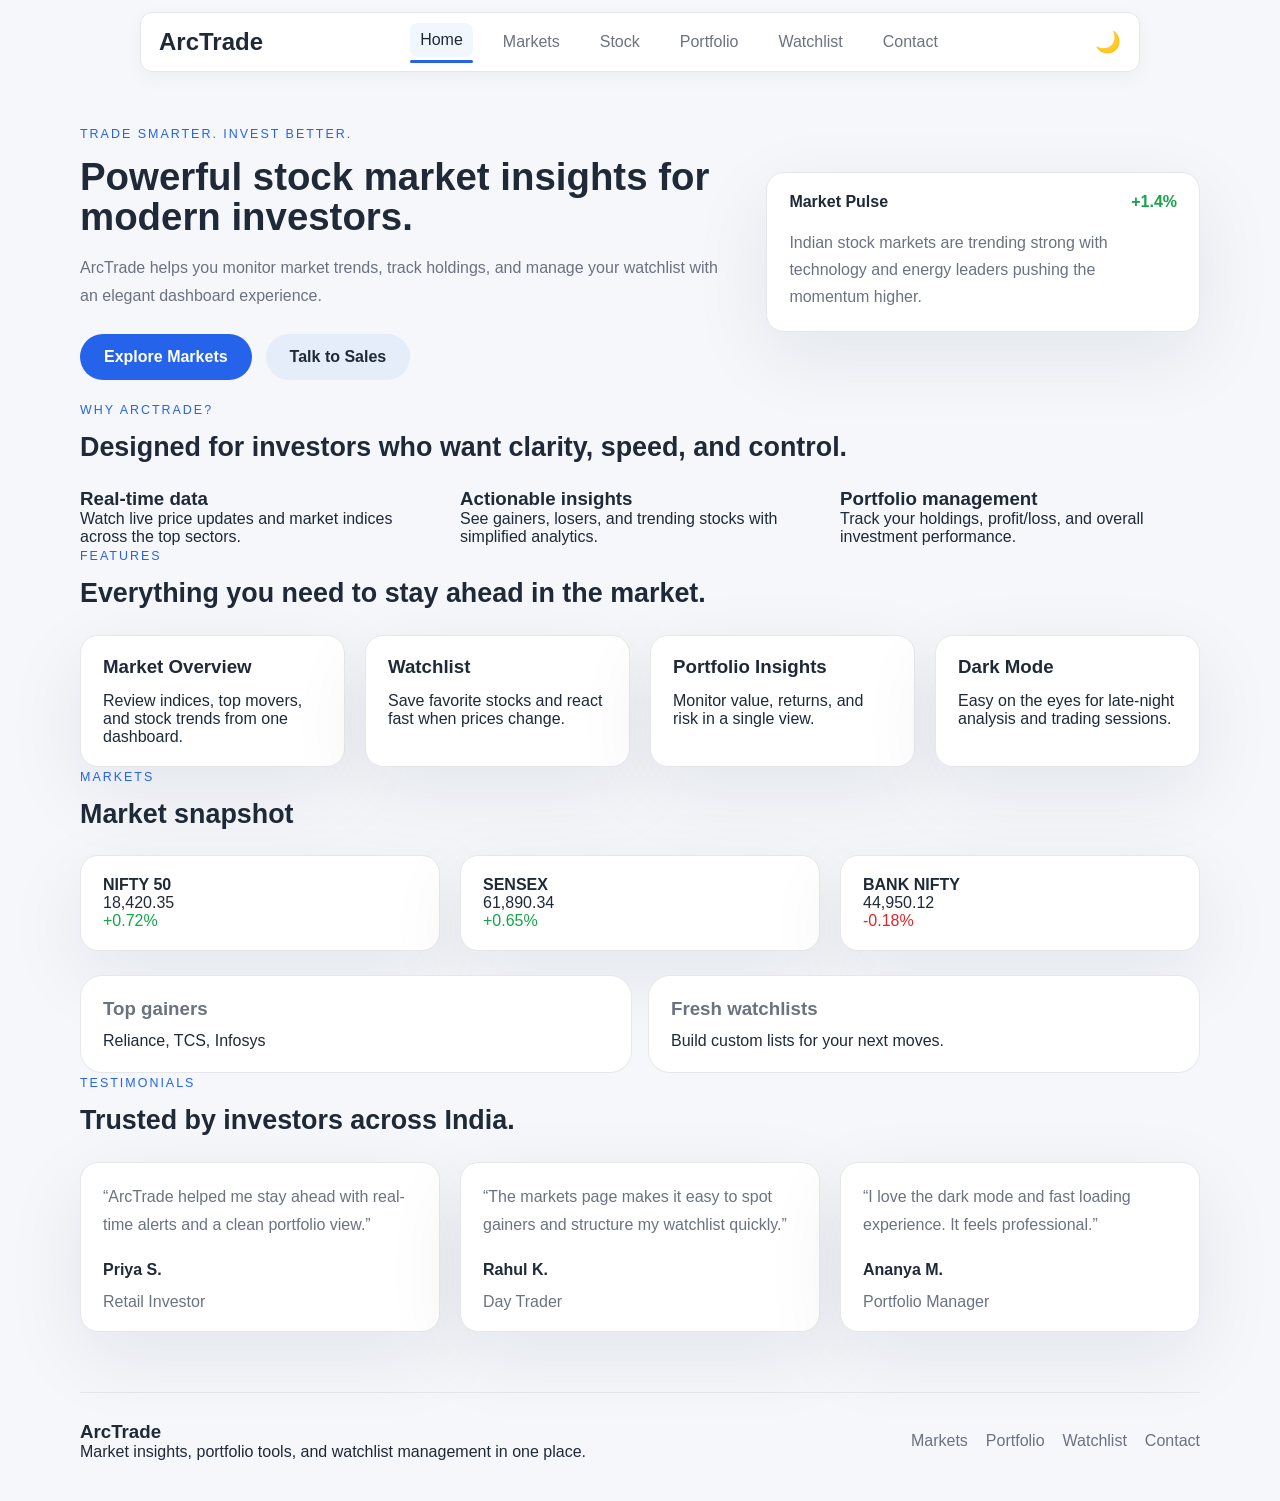
<file: index.html>
<!DOCTYPE html>
<html lang="en">
<head>
  <meta charset="UTF-8">
  <meta name="viewport" content="width=device-width, initial-scale=1.0">
  <title>ArcTrade | Home</title>
  <link rel="stylesheet" href="css/style.css">
  <link rel="stylesheet" href="css/responsive.css">
</head>
<body>
  <header class="navbar">
    <div class="brand"><a href="index.html">ArcTrade</a></div>
    <button class="nav-toggle" id="nav-toggle" aria-label="Toggle navigation">☰</button>
    <nav class="nav-menu" id="nav-menu">
      <a href="index.html">Home</a>
      <a href="markets.html">Markets</a>
      <a href="stock.html">Stock</a>
      <a href="portfolio.html">Portfolio</a>
      <a href="watchlist.html">Watchlist</a>
      <a href="contact.html">Contact</a>
    </nav>
    <button class="theme-toggle" id="theme-btn">🌙</button>
  </header>

  <main>
    <section class="hero-section home-hero">
      <div class="hero-copy">
        <span class="eyebrow">Trade smarter. Invest better.</span>
        <h1>Powerful stock market insights for modern investors.</h1>
        <p>ArcTrade helps you monitor market trends, track holdings, and manage your watchlist with an elegant dashboard experience.</p>
        <div class="hero-actions">
          <a class="btn btn-primary" href="markets.html">Explore Markets</a>
          <a class="btn btn-secondary" href="contact.html">Talk to Sales</a>
        </div>
      </div>
      <div class="hero-visual">
        <div class="market-card">
          <div class="market-card__header">
            <span>Market Pulse</span>
            <span class="status up">+1.4%</span>
          </div>
          <div class="market-card__body">
            <p>Indian stock markets are trending strong with technology and energy leaders pushing the momentum higher.</p>
          </div>
        </div>
      </div>
    </section>

    <section class="intro-section">
      <div class="section-heading">
        <span class="eyebrow">Why ArcTrade?</span>
        <h2>Designed for investors who want clarity, speed, and control.</h2>
      </div>
      <div class="info-grid">
        <div class="info-card">
          <h3>Real-time data</h3>
          <p>Watch live price updates and market indices across the top sectors.</p>
        </div>
        <div class="info-card">
          <h3>Actionable insights</h3>
          <p>See gainers, losers, and trending stocks with simplified analytics.</p>
        </div>
        <div class="info-card">
          <h3>Portfolio management</h3>
          <p>Track your holdings, profit/loss, and overall investment performance.</p>
        </div>
      </div>
    </section>

    <section class="features-section">
      <div class="section-heading">
        <span class="eyebrow">Features</span>
        <h2>Everything you need to stay ahead in the market.</h2>
      </div>
      <div class="feature-grid">
        <article class="feature-card">
          <h3>Market Overview</h3>
          <p>Review indices, top movers, and stock trends from one dashboard.</p>
        </article>
        <article class="feature-card">
          <h3>Watchlist</h3>
          <p>Save favorite stocks and react fast when prices change.</p>
        </article>
        <article class="feature-card">
          <h3>Portfolio Insights</h3>
          <p>Monitor value, returns, and risk in a single view.</p>
        </article>
        <article class="feature-card">
          <h3>Dark Mode</h3>
          <p>Easy on the eyes for late-night analysis and trading sessions.</p>
        </article>
      </div>
    </section>

    <section class="market-overview-section">
      <div class="section-heading">
        <span class="eyebrow">Markets</span>
        <h2>Market snapshot</h2>
      </div>
      <div class="index-grid">
        <div class="index-card">
          <h4>NIFTY 50</h4>
          <p class="value">18,420.35</p>
          <p class="change up">+0.72%</p>
        </div>
        <div class="index-card">
          <h4>SENSEX</h4>
          <p class="value">61,890.34</p>
          <p class="change up">+0.65%</p>
        </div>
        <div class="index-card">
          <h4>BANK NIFTY</h4>
          <p class="value">44,950.12</p>
          <p class="change down">-0.18%</p>
        </div>
      </div>
      <div class="market-summary">
        <div>
          <h3>Top gainers</h3>
          <p>Reliance, TCS, Infosys</p>
        </div>
        <div>
          <h3>Fresh watchlists</h3>
          <p>Build custom lists for your next moves.</p>
        </div>
      </div>
    </section>

    <section class="testimonials-section">
      <div class="section-heading">
        <span class="eyebrow">Testimonials</span>
        <h2>Trusted by investors across India.</h2>
      </div>
      <div class="testimonial-grid">
        <article class="testimonial-card">
          <p>“ArcTrade helped me stay ahead with real-time alerts and a clean portfolio view.”</p>
          <h4>Priya S.</h4>
          <span>Retail Investor</span>
        </article>
        <article class="testimonial-card">
          <p>“The markets page makes it easy to spot gainers and structure my watchlist quickly.”</p>
          <h4>Rahul K.</h4>
          <span>Day Trader</span>
        </article>
        <article class="testimonial-card">
          <p>“I love the dark mode and fast loading experience. It feels professional.”</p>
          <h4>Ananya M.</h4>
          <span>Portfolio Manager</span>
        </article>
      </div>
    </section>
  </main>

  <footer class="site-footer">
    <div>
      <h3>ArcTrade</h3>
      <p>Market insights, portfolio tools, and watchlist management in one place.</p>
    </div>
    <div class="footer-links">
      <a href="markets.html">Markets</a>
      <a href="portfolio.html">Portfolio</a>
      <a href="watchlist.html">Watchlist</a>
      <a href="contact.html">Contact</a>
    </div>
  </footer>

  <script src="js/theme.js"></script>
  <script src="js/app.js"></script>
</body>
</html>
</file>
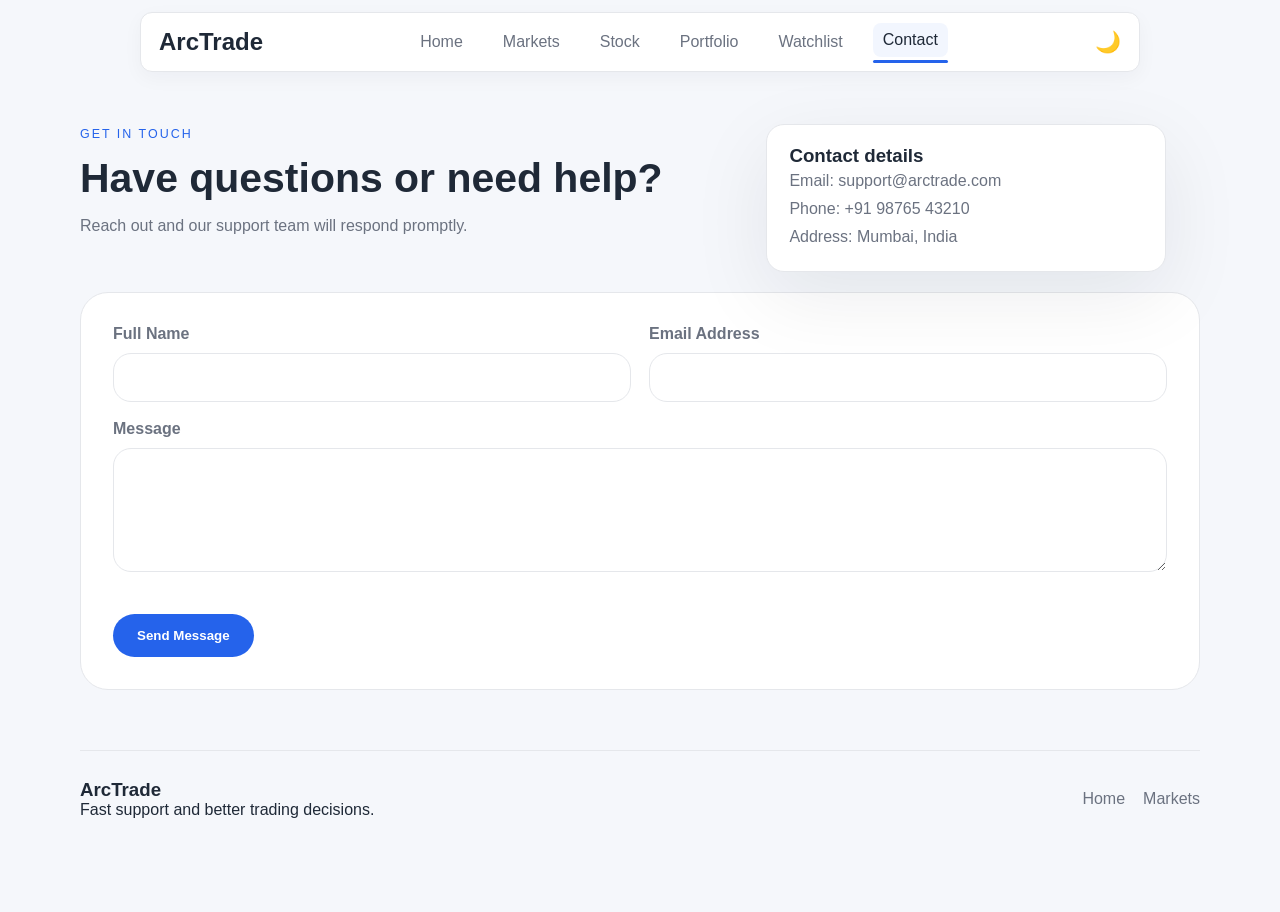
<file: contact.html>
<!DOCTYPE html>
<html lang="en">
<head>
  <meta charset="UTF-8">
  <meta name="viewport" content="width=device-width, initial-scale=1.0">
  <title>ArcTrade | Contact</title>
  <link rel="stylesheet" href="css/style.css">
  <link rel="stylesheet" href="css/responsive.css">
</head>
<body>
  <header class="navbar">
    <div class="brand"><a href="index.html">ArcTrade</a></div>
    <button class="nav-toggle" id="nav-toggle" aria-label="Toggle navigation">☰</button>
    <nav class="nav-menu" id="nav-menu">
      <a href="index.html">Home</a>
      <a href="markets.html">Markets</a>
      <a href="stock.html">Stock</a>
      <a href="portfolio.html">Portfolio</a>
      <a href="watchlist.html">Watchlist</a>
      <a href="contact.html">Contact</a>
    </nav>
    <button class="theme-toggle" id="theme-btn">🌙</button>
  </header>

  <main>
    <section class="contact-hero">
      <div>
        <span class="eyebrow">Get in Touch</span>
        <h1>Have questions or need help?</h1>
        <p>Reach out and our support team will respond promptly.</p>
      </div>
      <div class="contact-card">
        <div>
          <h3>Contact details</h3>
          <p>Email: support@arctrade.com</p>
          <p>Phone: +91 98765 43210</p>
          <p>Address: Mumbai, India</p>
        </div>
      </div>
    </section>

    <section class="contact-form-section">
      <form class="contact-form" id="contact-form" novalidate>
        <div class="form-row">
          <label>Full Name<input type="text" id="contact-name" name="name" required></label>
          <label>Email Address<input type="email" id="contact-email" name="email" required></label>
        </div>
        <label>Message<textarea id="contact-message" name="message" rows="6" required></textarea></label>
        <div class="form-actions">
          <button class="btn btn-primary" type="submit">Send Message</button>
          <span class="form-status" id="form-status"></span>
        </div>
      </form>
    </section>
  </main>

  <footer class="site-footer">
    <div><h3>ArcTrade</h3><p>Fast support and better trading decisions.</p></div>
    <div class="footer-links"><a href="index.html">Home</a><a href="markets.html">Markets</a></div>
  </footer>

  <script src="js/theme.js"></script>
  <script src="js/app.js"></script>
</body>
</html>
</file>
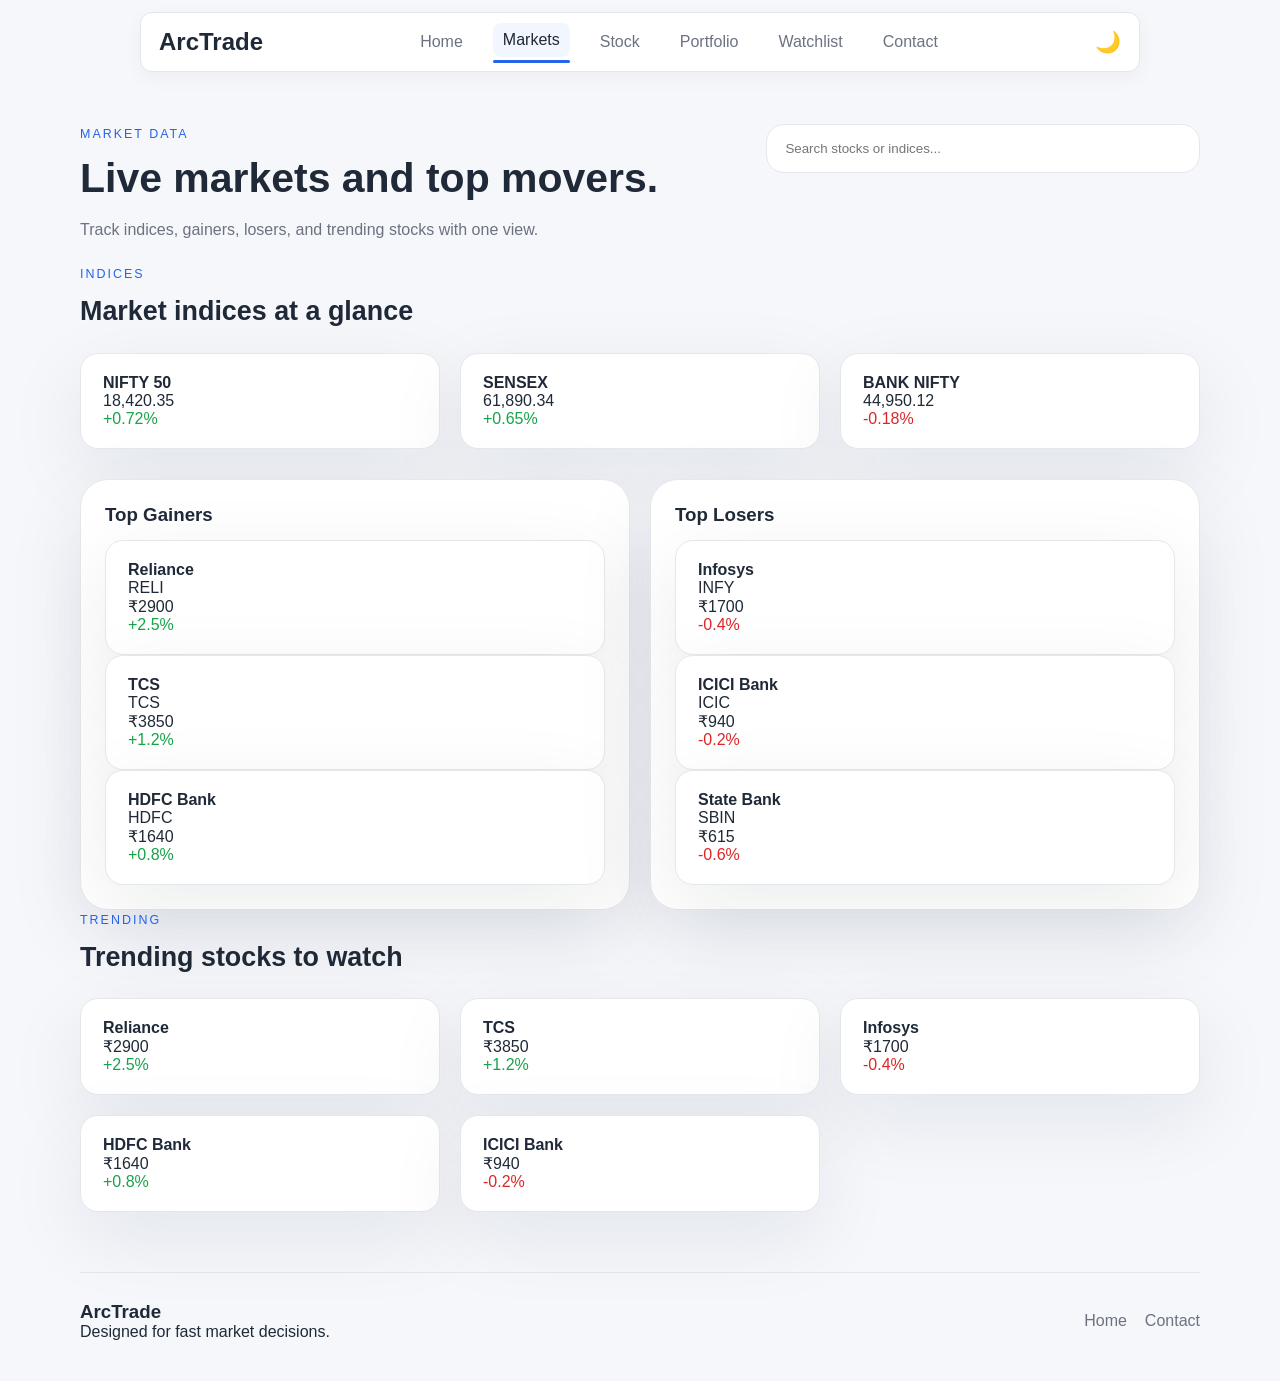
<file: markets.html>
<!DOCTYPE html>
<html lang="en">
<head>
  <meta charset="UTF-8">
  <meta name="viewport" content="width=device-width, initial-scale=1.0">
  <title>ArcTrade | Markets</title>
  <link rel="stylesheet" href="css/style.css">
  <link rel="stylesheet" href="css/responsive.css">
</head>
<body>
  <header class="navbar">
    <div class="brand"><a href="index.html">ArcTrade</a></div>
    <button class="nav-toggle" id="nav-toggle" aria-label="Toggle navigation">☰</button>
    <nav class="nav-menu" id="nav-menu">
      <a href="index.html">Home</a>
      <a href="markets.html">Markets</a>
      <a href="stock.html">Stock</a>
      <a href="portfolio.html">Portfolio</a>
      <a href="watchlist.html">Watchlist</a>
      <a href="contact.html">Contact</a>
    </nav>
    <button class="theme-toggle" id="theme-btn">🌙</button>
  </header>

  <main>
    <section class="page-intro">
      <div>
        <span class="eyebrow">Market Data</span>
        <h1>Live markets and top movers.</h1>
        <p>Track indices, gainers, losers, and trending stocks with one view.</p>
      </div>
      <div class="search-bar">
        <input type="search" id="market-search" placeholder="Search stocks or indices...">
      </div>
    </section>

    <section class="index-cards-section">
      <div class="section-heading">
        <span class="eyebrow">Indices</span>
        <h2>Market indices at a glance</h2>
      </div>
      <div class="index-grid">
        <div class="index-card">
          <h4>NIFTY 50</h4>
          <p class="value">18,420.35</p>
          <p class="change up">+0.72%</p>
        </div>
        <div class="index-card">
          <h4>SENSEX</h4>
          <p class="value">61,890.34</p>
          <p class="change up">+0.65%</p>
        </div>
        <div class="index-card">
          <h4>BANK NIFTY</h4>
          <p class="value">44,950.12</p>
          <p class="change down">-0.18%</p>
        </div>
      </div>
    </section>

    <section class="market-sections">
      <div class="market-panel">
        <h3>Top Gainers</h3>
        <div class="stock-list" id="gainers-list"></div>
      </div>
      <div class="market-panel">
        <h3>Top Losers</h3>
        <div class="stock-list" id="losers-list"></div>
      </div>
    </section>

    <section class="trending-section">
      <div class="section-heading">
        <span class="eyebrow">Trending</span>
        <h2>Trending stocks to watch</h2>
      </div>
      <div class="trending-grid" id="trending-list"></div>
    </section>
  </main>

  <footer class="site-footer">
    <div><h3>ArcTrade</h3><p>Designed for fast market decisions.</p></div>
    <div class="footer-links"><a href="index.html">Home</a><a href="contact.html">Contact</a></div>
  </footer>

  <script src="js/theme.js"></script>
  <script src="js/market.js"></script>
  <script src="js/app.js"></script>
</body>
</html>
</file>
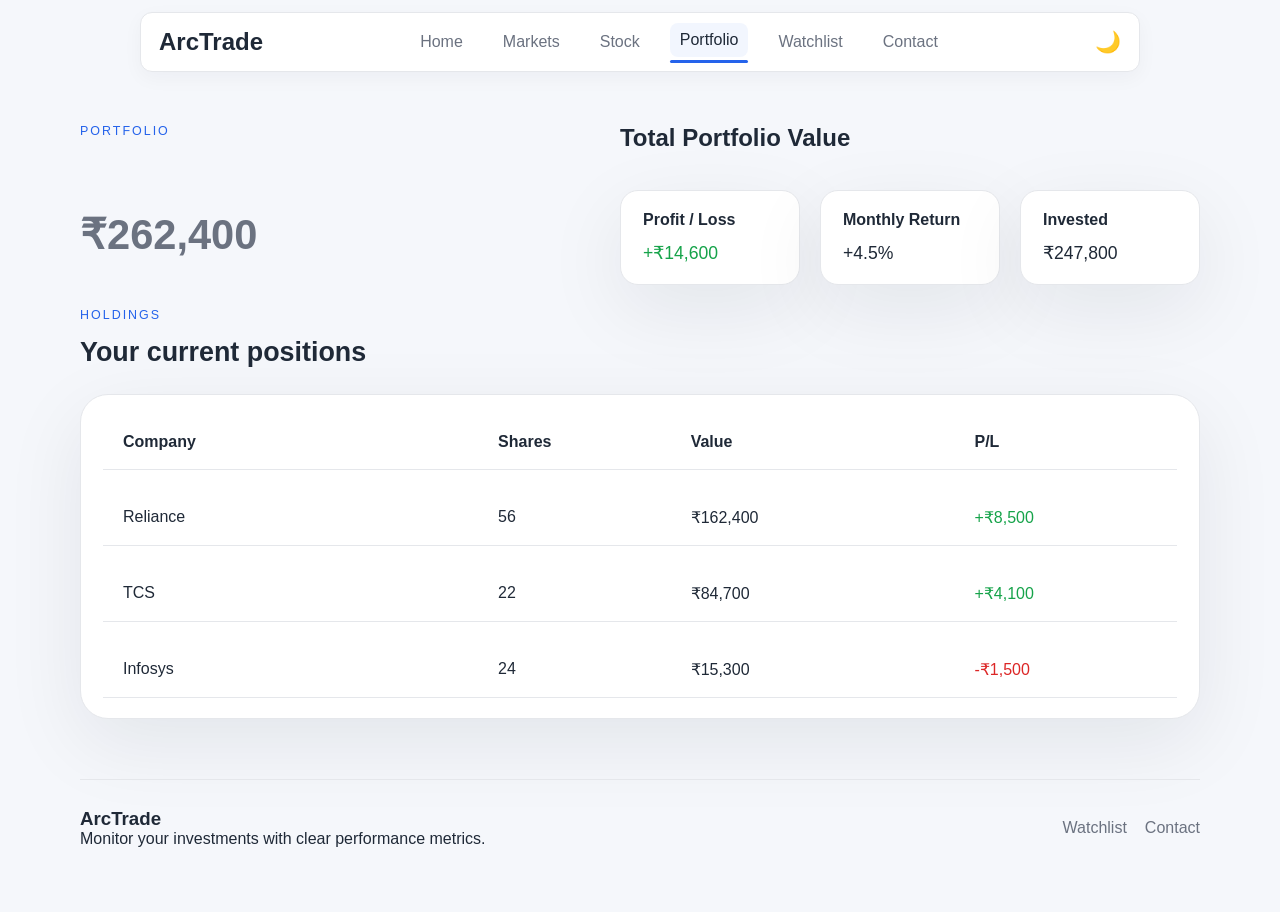
<file: portfolio.html>
<!DOCTYPE html>
<html lang="en">
<head>
  <meta charset="UTF-8">
  <meta name="viewport" content="width=device-width, initial-scale=1.0">
  <title>ArcTrade | Portfolio</title>
  <link rel="stylesheet" href="css/style.css">
  <link rel="stylesheet" href="css/responsive.css">
</head>
<body>
  <header class="navbar">
    <div class="brand"><a href="index.html">ArcTrade</a></div>
    <button class="nav-toggle" id="nav-toggle" aria-label="Toggle navigation">☰</button>
    <nav class="nav-menu" id="nav-menu">
      <a href="index.html">Home</a>
      <a href="markets.html">Markets</a>
      <a href="stock.html">Stock</a>
      <a href="portfolio.html">Portfolio</a>
      <a href="watchlist.html">Watchlist</a>
      <a href="contact.html">Contact</a>
    </nav>
    <button class="theme-toggle" id="theme-btn">🌙</button>
  </header>

  <main>
    <section class="portfolio-hero">
      <span class="eyebrow">Portfolio</span>
      <h1>Total Portfolio Value</h1>
      <p class="portfolio-value">₹262,400</p>
      <div class="portfolio-cards">
        <div class="mini-card">
          <h4>Profit / Loss</h4>
          <p class="up">+₹14,600</p>
        </div>
        <div class="mini-card">
          <h4>Monthly Return</h4>
          <p>+4.5%</p>
        </div>
        <div class="mini-card">
          <h4>Invested</h4>
          <p>₹247,800</p>
        </div>
      </div>
    </section>

    <section class="holdings-section">
      <div class="section-heading">
        <span class="eyebrow">Holdings</span>
        <h2>Your current positions</h2>
      </div>
      <div class="holdings-table">
        <div class="table-row table-header">
          <span>Company</span>
          <span>Shares</span>
          <span>Value</span>
          <span>P/L</span>
        </div>
        <div class="table-row">
          <span>Reliance</span>
          <span>56</span>
          <span>₹162,400</span>
          <span class="up">+₹8,500</span>
        </div>
        <div class="table-row">
          <span>TCS</span>
          <span>22</span>
          <span>₹84,700</span>
          <span class="up">+₹4,100</span>
        </div>
        <div class="table-row">
          <span>Infosys</span>
          <span>24</span>
          <span>₹15,300</span>
          <span class="down">-₹1,500</span>
        </div>
      </div>
    </section>
  </main>

  <footer class="site-footer">
    <div><h3>ArcTrade</h3><p>Monitor your investments with clear performance metrics.</p></div>
    <div class="footer-links"><a href="watchlist.html">Watchlist</a><a href="contact.html">Contact</a></div>
  </footer>

  <script src="js/theme.js"></script>
  <script src="js/app.js"></script>
</body>
</html>
</file>
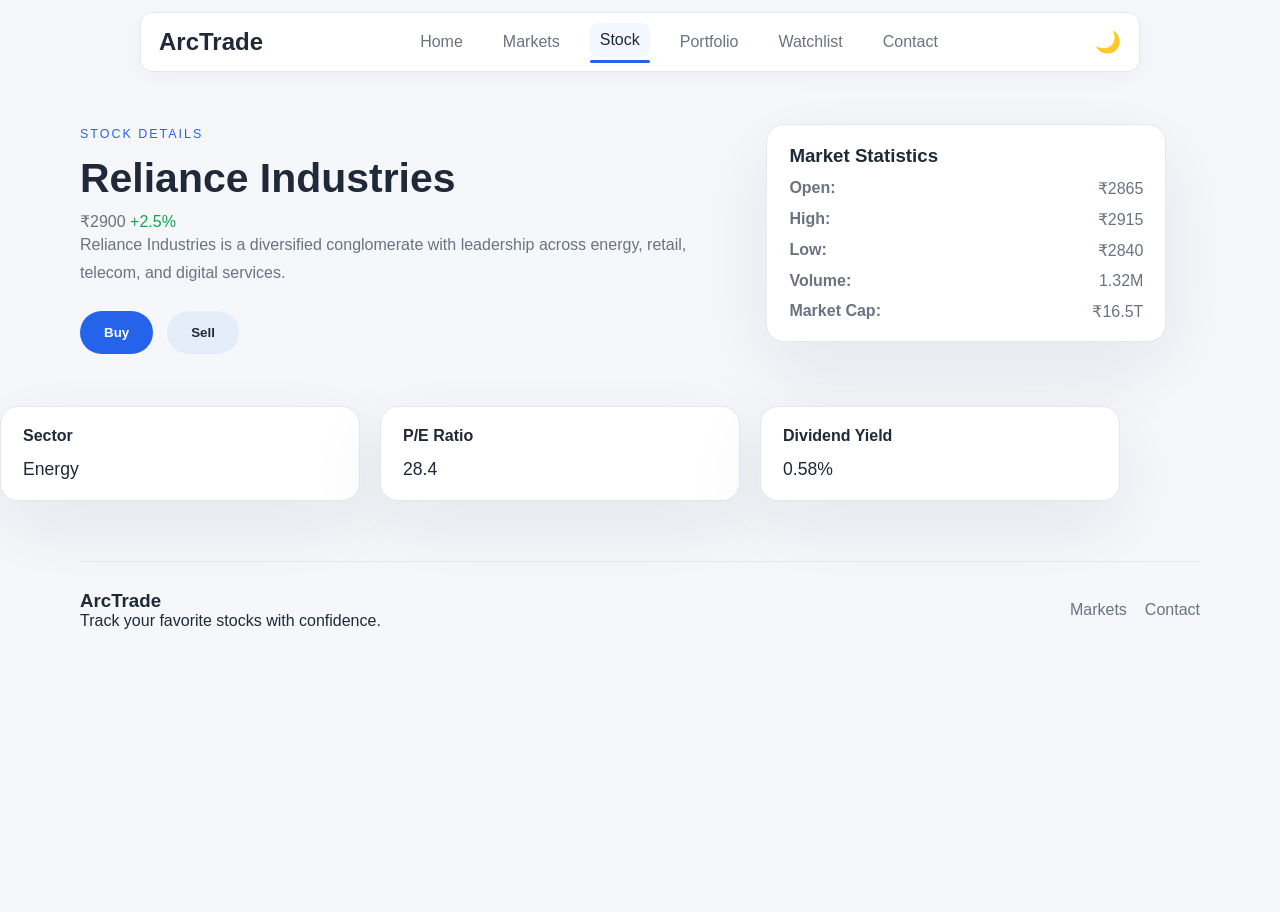
<file: stock.html>
<!DOCTYPE html>
<html lang="en">
<head>
  <meta charset="UTF-8">
  <meta name="viewport" content="width=device-width, initial-scale=1.0">
  <title>ArcTrade | Stock Details</title>
  <link rel="stylesheet" href="css/style.css">
  <link rel="stylesheet" href="css/responsive.css">
</head>
<body>
  <header class="navbar">
    <div class="brand"><a href="index.html">ArcTrade</a></div>
    <button class="nav-toggle" id="nav-toggle" aria-label="Toggle navigation">☰</button>
    <nav class="nav-menu" id="nav-menu">
      <a href="index.html">Home</a>
      <a href="markets.html">Markets</a>
      <a href="stock.html">Stock</a>
      <a href="portfolio.html">Portfolio</a>
      <a href="watchlist.html">Watchlist</a>
      <a href="contact.html">Contact</a>
    </nav>
    <button class="theme-toggle" id="theme-btn">🌙</button>
  </header>

  <main>
    <section class="stock-hero">
      <div>
        <span class="eyebrow">Stock Details</span>
        <h1>Reliance Industries</h1>
        <p>₹2900 <span class="tag up">+2.5%</span></p>
        <p class="stock-description">Reliance Industries is a diversified conglomerate with leadership across energy, retail, telecom, and digital services.</p>
        <div class="cta-group">
          <button id="buy-btn" class="btn btn-primary">Buy</button>
          <button id="sell-btn" class="btn btn-secondary">Sell</button>
        </div>
      </div>
      <div class="stock-summary-card">
        <h3>Market Statistics</h3>
        <ul>
          <li><strong>Open:</strong> ₹2865</li>
          <li><strong>High:</strong> ₹2915</li>
          <li><strong>Low:</strong> ₹2840</li>
          <li><strong>Volume:</strong> 1.32M</li>
          <li><strong>Market Cap:</strong> ₹16.5T</li>
        </ul>
      </div>
    </section>

    <section class="stock-detail-cards">
      <div class="detail-card">
        <h4>Sector</h4>
        <p>Energy</p>
      </div>
      <div class="detail-card">
        <h4>P/E Ratio</h4>
        <p>28.4</p>
      </div>
      <div class="detail-card">
        <h4>Dividend Yield</h4>
        <p>0.58%</p>
      </div>
    </section>
  </main>

  <footer class="site-footer">
    <div><h3>ArcTrade</h3><p>Track your favorite stocks with confidence.</p></div>
    <div class="footer-links"><a href="markets.html">Markets</a><a href="contact.html">Contact</a></div>
  </footer>

  <script src="js/theme.js"></script>
  <script src="js/app.js"></script>
</body>
</html>
</file>
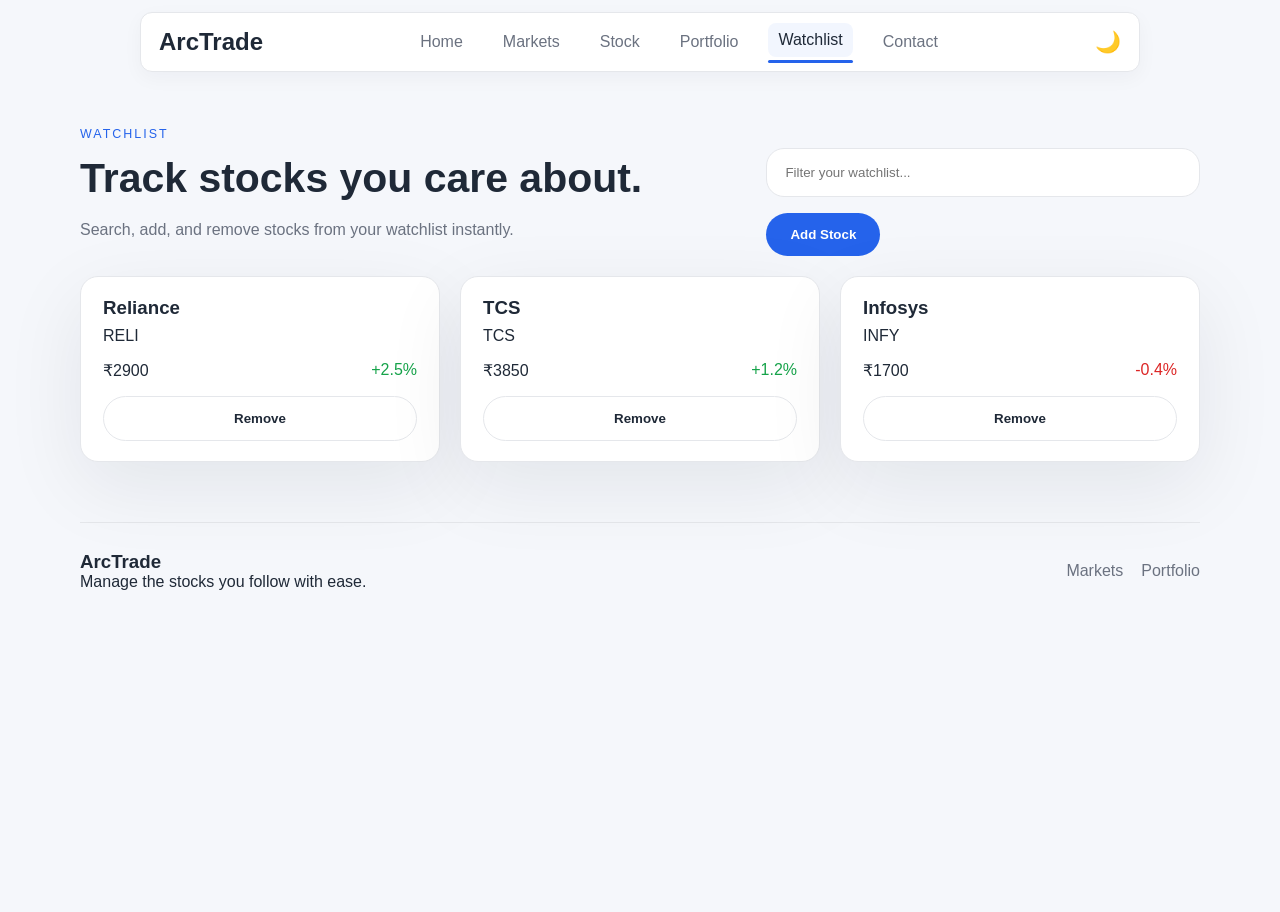
<file: watchlist.html>
<!DOCTYPE html>
<html lang="en">
<head>
  <meta charset="UTF-8">
  <meta name="viewport" content="width=device-width, initial-scale=1.0">
  <title>ArcTrade | Watchlist</title>
  <link rel="stylesheet" href="css/style.css">
  <link rel="stylesheet" href="css/responsive.css">
</head>
<body>
  <header class="navbar">
    <div class="brand"><a href="index.html">ArcTrade</a></div>
    <button class="nav-toggle" id="nav-toggle" aria-label="Toggle navigation">☰</button>
    <nav class="nav-menu" id="nav-menu">
      <a href="index.html">Home</a>
      <a href="markets.html">Markets</a>
      <a href="stock.html">Stock</a>
      <a href="portfolio.html">Portfolio</a>
      <a href="watchlist.html">Watchlist</a>
      <a href="contact.html">Contact</a>
    </nav>
    <button class="theme-toggle" id="theme-btn">🌙</button>
  </header>

  <main>
    <section class="page-intro">
      <div>
        <span class="eyebrow">Watchlist</span>
        <h1>Track stocks you care about.</h1>
        <p>Search, add, and remove stocks from your watchlist instantly.</p>
      </div>
      <div class="watchlist-controls">
        <input type="search" id="watchlist-search" placeholder="Filter your watchlist...">
        <button class="btn btn-primary" id="watchlist-add-btn">Add Stock</button>
      </div>
    </section>

    <section class="watchlist-section">
      <div class="watchlist-grid" id="watchlist-cards"></div>
    </section>
  </main>

  <footer class="site-footer">
    <div><h3>ArcTrade</h3><p>Manage the stocks you follow with ease.</p></div>
    <div class="footer-links"><a href="markets.html">Markets</a><a href="portfolio.html">Portfolio</a></div>
  </footer>

  <script src="js/theme.js"></script>
  <script src="js/app.js"></script>
</body>
</html>
</file>
<file: css/style.css>
:root {
  --bg: #f5f7fb;
  --surface: #ffffff;
  --surface-strong: #ffffff;
  --text: #1f2937;
  --text-muted: #6b7280;
  --primary: #2563eb;
  --primary-hover: #1d4ed8;
  --success: #16a34a;
  --danger: #dc2626;
  --border: #e5e7eb;
  --shadow: 0 24px 80px rgba(15, 23, 42, 0.08);
}

body.dark {
  --bg: #0f172a;
  --surface: #111827;
  --surface-strong: #0f172a;
  --text: #e2e8f0;
  --text-muted: #94a3b8;
  --primary: #5b8cff;
  --primary-hover: #3b82f6;
  --success: #22c55e;
  --danger: #f97316;
  --border: #334155;
  --shadow: 0 24px 80px rgba(0, 0, 0, 0.28);
}

/* Load Inter font as primary */
@import url('https://fonts.googleapis.com/css2?family=Inter:wght@300;400;600;700;800&display=swap');

* {
  margin: 0;
  padding: 0;
  box-sizing: border-box;
}

html {
  scroll-behavior: smooth;
}

body {
  font-family: Inter, Arial, sans-serif;
  background: var(--bg);
  color: var(--text);
  min-height: 100vh;
  transition: background 0.35s ease, color 0.35s ease;
}

a {
  color: inherit;
  text-decoration: none;
}

button,
input,
textarea {
  font-family: inherit;
}

.navbar {
  width: min(1120px, calc(100% - 40px));
  margin: 12px auto;
  padding: 12px 18px;
  display: flex;
  align-items: center;
  justify-content: space-between;
  gap: 16px;
  background: var(--surface);
  border: 1px solid var(--border);
  border-radius: 12px;
  box-shadow: 0 6px 20px rgba(15,23,42,0.04);
}

.brand a {
  font-size: 1.5rem;
  font-weight: 700;
  color: var(--text);
}

.brand a:hover{color:var(--primary)}

.nav-menu {
  display: flex;
  gap: 20px;
  align-items: center;
}

.nav-menu a {
  color: var(--text-muted);
  position: relative;
  transition: color 0.18s ease, transform 0.12s ease;
  padding: 8px 10px;
  border-radius: 8px;
}

.nav-menu a:hover,
.nav-menu a.active {
  color: var(--text);
  transform: translateY(-2px);
  background: rgba(37,99,235,0.06);
}

.nav-menu a.active::after {
  content: '';
  position: absolute;
  left: 0;
  bottom: -6px;
  width: 100%;
  height: 3px;
  background: var(--primary);
  border-radius: 999px;
}

.nav-toggle,
.theme-toggle {
  border: none;
  background: transparent;
  font-size: 1.3rem;
  cursor: pointer;
  color: var(--text);
}

.theme-toggle {
  display: inline-flex;
}

.nav-toggle {
  display: none;
}

body.menu-open {
  overflow: hidden;
}

.navbar { position: relative; z-index: 1100; }

.main,
footer,
section {
  width: min(1120px, calc(100% - 40px));
  margin: 0 auto;
}

.hero-section,
.stock-hero,
.portfolio-hero,
.contact-hero,
.page-intro {
  display: grid;
  grid-template-columns: 1.2fr 0.8fr;
  gap: 36px;
  align-items: center;
  padding: 40px 0 20px;
}

.hero-copy h1,
.page-intro h1,
.stock-hero h1,
.contact-hero h1 {
  font-size: clamp(2rem, 3.2vw, 3.2rem);
  line-height: 1.05;
  margin-bottom: 16px;
}

.eyebrow {
  display: inline-block;
  margin-bottom: 16px;
  color: var(--primary);
  text-transform: uppercase;
  letter-spacing: 0.16em;
  font-size: 0.78rem;
}

.hero-copy p,
.stock-description,
.page-intro p,
.contact-hero p {
  max-width: 720px;
  color: var(--text-muted);
  line-height: 1.75;
}

.hero-actions,
.cta-group,
.watchlist-controls,
.form-actions {
  display: flex;
  flex-wrap: wrap;
  gap: 14px;
  margin-top: 24px;
}

.btn {
  border: none;
  border-radius: 999px;
  padding: 14px 24px;
  cursor: pointer;
  font-weight: 600;
  transition: transform 0.2s ease, background 0.2s ease;
}

/* Make buttons more tappable on smaller screens */
@media (max-width: 768px) {
  .btn { padding: 14px 18px; font-size: 1rem; }
  .btn-primary, .btn-secondary { width: auto; }
}

.btn-primary {
  background: var(--primary);
  color: white;
}

.btn-primary:hover {
  background: var(--primary-hover);
}

.btn-secondary {
  background: rgba(37, 99, 235, 0.08);
  color: var(--text);
}

.btn:hover {
  transform: translateY(-1px);
}

.market-card,
.testimonial-card,
.feature-card,
.index-card,
.market-panel,
.stock-summary-card,
.detail-card,
.mini-card,
.holdings-table,
.contact-card,
.watchlist-card {
  background: var(--surface);
  border: 1px solid var(--border);
  border-radius: 18px;
  box-shadow: var(--shadow);
  padding: 20px 22px;
  transition: transform 0.2s ease, background 0.35s ease, border-color 0.35s ease;
}

.market-card:hover,
.testimonial-card:hover,
.feature-card:hover,
.index-card:hover,
.market-panel:hover,
.stock-summary-card:hover,
.detail-card:hover,
.mini-card:hover,
.contact-card:hover,
.watchlist-card:hover {
  transform: translateY(-4px);
}

.market-card__header {
  display: flex;
  justify-content: space-between;
  align-items: center;
  margin-bottom: 18px;
  font-weight: 600;
}

.market-card__body p {
  color: var(--text-muted);
  line-height: 1.7;
}

.info-grid,
.feature-grid,
.testimonial-grid,
.index-grid,
.trending-grid,
.portfolio-cards,
.holdings-table,
.watchlist-grid {
  display: grid;
  gap: 20px;
}

.info-grid {
  grid-template-columns: repeat(3, minmax(220px, 1fr));
}

.feature-grid {
  grid-template-columns: repeat(4, minmax(210px, 1fr));
}

.testimonial-grid {
  grid-template-columns: repeat(3, minmax(240px, 1fr));
}

.index-grid {
  grid-template-columns: repeat(3, minmax(220px, 1fr));
}

.trending-grid {
  grid-template-columns: repeat(3, minmax(240px, 1fr));
}

.portfolio-cards {
  grid-template-columns: repeat(3, minmax(180px, 1fr));
}

.watchlist-grid {
  grid-template-columns: repeat(3, minmax(240px, 1fr));
}

.feature-card h3,
.testimonial-card h4,
.market-panel h3,
.detail-card h4,
.mini-card h4 {
  margin-bottom: 14px;
}

.testimonial-card p {
  color: var(--text-muted);
  margin-bottom: 22px;
  line-height: 1.75;
}

.testimonial-card span,
.market-summary div h3 {
  color: var(--text-muted);
}

.section-heading {
  margin-bottom: 26px;
}

.section-heading h2 {
  font-size: clamp(1.6rem, 2.1vw, 2.2rem);
  line-height: 1.1;
}

.empty-state{padding:18px;color:var(--text-muted)}

.market-summary {
  margin-top: 24px;
  display: grid;
  gap: 16px;
  grid-template-columns: repeat(2, minmax(0, 1fr));
}

.market-summary div {
  background: var(--surface);
  border: 1px solid var(--border);
  border-radius: 22px;
  padding: 22px;
}

.market-summary h3,
.stock-summary-card h3,
.holdings-section h2,
.trending-section h2,
.stock-hero h1,
.contact-hero h1 {
  margin-bottom: 12px;
}

.status {
  font-weight: 700;
}

.up {
  color: var(--success);
}

.down {
  color: var(--danger);
}

.stock-summary-card ul {
  list-style: none;
  display: grid;
  gap: 12px;
}

.stock-summary-card li {
  display: flex;
  justify-content: space-between;
  color: var(--text-muted);
}

.stock-detail-cards {
  display: grid;
  grid-template-columns: repeat(3, minmax(220px, 1fr));
  gap: 20px;
  margin: 32px 0;
}

.detail-card p,
.mini-card p {
  font-size: 1.1rem;
  margin-top: 10px;
}

.holdings-table {
  border-radius: 28px;
  overflow: hidden;
}

.table-row {
  display: grid;
  grid-template-columns: 2fr 1fr 1.5fr 1fr;
  gap: 10px;
  padding: 18px 20px;
  align-items: center;
}

.table-header {
  background: var(--surface);
  border-bottom: 1px solid var(--border);
  font-weight: 700;
}

.table-row:not(.table-header) {
  background: var(--surface);
  border-bottom: 1px solid var(--border);
}

.stock-hero p,
.portfolio-value,
.stock-description,
.watchlist-section p,
.contact-card p,
.contact-form label,
.form-status {
  color: var(--text-muted);
}

.portfolio-value {
  font-size: 2.6rem;
  font-weight: 700;
  margin: 20px 0 0;
}

.watchlist-controls {
  justify-content: space-between;
  gap: 16px;
}

.watchlist-controls input,
.search-bar input,
.contact-form input,
.contact-form textarea {
  width: 100%;
  border: 1px solid var(--border);
  border-radius: 18px;
  padding: 16px 18px;
  background: var(--surface);
  color: var(--text);
}

.search-bar input {
  width: 100%;
}

.contact-form {
  display: grid;
  gap: 18px;
  padding: 32px;
  background: var(--surface);
  border: 1px solid var(--border);
  border-radius: 28px;
}

.form-row {
  display: grid;
  grid-template-columns: repeat(2, minmax(0, 1fr));
  gap: 18px;
}

.contact-form label {
  display: grid;
  gap: 10px;
  font-weight: 600;
}

.form-actions {
  align-items: center;
}

.form-status {
  font-size: 0.95rem;
}

.contact-card {
  max-width: 420px;
}

.site-footer {
  width: min(1120px, calc(100% - 40px));
  margin: 60px auto 40px;
  display: flex;
  justify-content: space-between;
  gap: 20px;
  align-items: center;
  border-top: 1px solid var(--border);
  padding-top: 28px;
}

.footer-links {
  display: flex;
  gap: 18px;
  flex-wrap: wrap;
}

.footer-links a {
  color: var(--text-muted);
}

.watchlist-card {
  display: grid;
  gap: 16px;
}

.watchlist-card h3 {
  margin-bottom: 8px;
}

.watchlist-card .watchlist-card__meta {
  display: flex;
  justify-content: space-between;
  gap: 12px;
}

.watchlist-card button {
  background: transparent;
  border: 1px solid var(--border);
  color: var(--text);
  width: 100%;
}

/* Ensure watchlist remove button is easy to tap on tablets */
@media (min-width: 769px) and (max-width: 1024px) {
  .watchlist-card button { width: 48%; }
}

.market-panel {
  border-radius: 28px;
  padding: 24px;
}

.market-sections {
  display: grid;
  grid-template-columns: 1fr 1fr;
  gap: 20px;
  margin-top: 30px;
}

.stock-hero,
.contact-hero,
.portfolio-hero,
.page-intro {
  align-items: start;
}

.stock-summary-card,
.contact-card {
  max-width: 400px;
}

.page-intro .search-bar,
.watchlist-controls {
  width: 100%;
}

.toast-message {
  position: fixed;
  right: 24px;
  bottom: 24px;
  background: var(--surface-strong);
  color: var(--text);
  border: 1px solid var(--border);
  border-radius: 18px;
  padding: 14px 18px;
  box-shadow: var(--shadow);
  opacity: 0;
  transform: translateY(12px);
  transition: opacity 0.25s ease, transform 0.25s ease;
  z-index: 9999;
}

.toast-message.visible {
  opacity: 1;
  transform: translateY(0);
}

@media (max-width: 1024px) {
  .hero-section,
  .stock-hero,
  .portfolio-hero,
  .contact-hero,
  .page-intro {
    grid-template-columns: 1fr;
  }

  .feature-grid,
  .testimonial-grid,
  .index-grid,
  .trending-grid,
  .portfolio-cards,
  .stock-detail-cards,
  .watchlist-grid,
  .market-sections {
    grid-template-columns: 1fr;
  }

  .nav-menu {
    gap: 18px;
  }
}

@media (max-width: 768px) {
  .navbar {
    flex-wrap: wrap;
    justify-content: space-between;
  }

  .nav-toggle,
  .theme-toggle {
    display: inline-flex;
  }

  .nav-menu {
    width: 100%;
    display: none;
    flex-direction: column;
    background: var(--surface);
    padding: 20px;
    border: 1px solid var(--border);
    border-radius: 24px;
  }

  .nav-menu.open {
    display: flex;
  }

  .nav-menu a {
    padding: 12px 0;
    border-bottom: 1px solid var(--border);
  }

  .nav-menu a:last-child {
    border-bottom: none;
  }

  .hero-section,
  .stock-hero,
  .portfolio-hero,
  .contact-hero,
  .page-intro {
    padding: 20px 0;
  }

  .site-footer {
    flex-direction: column;
    align-items: flex-start;
  }
}

body.dark a {
  color: var(--text);
}

body.dark .navbar,
body.dark .nav-menu {
  background: rgba(15, 23, 42, 0.88);
}

body.dark .nav-menu a,
body.dark .footer-links a,
body.dark .testimonial-card span,
body.dark .market-summary div h3,
body.dark .stock-summary-card li,
body.dark .stock-hero p,
body.dark .portfolio-value,
body.dark .watchlist-section p,
body.dark .contact-card p,
body.dark .contact-form label,
body.dark .form-status {
  color: var(--text-muted);
}

body.dark .btn-secondary {
  background: rgba(255, 255, 255, 0.08);
}

body.dark .contact-form input,
body.dark .contact-form textarea,
body.dark .search-bar input,
body.dark .watchlist-controls input {
  background: var(--surface);
  border-color: var(--border);
  color: var(--text);
}

body.dark .form-status {
  color: #a5b4fc;
}

.market-card,
.testimonial-card,
.feature-card,
.index-card,
.market-panel,
.stock-summary-card,
.detail-card,
.mini-card,
.holdings-table,
.contact-card,
.watchlist-card,
.contact-form,
.navbar,
.nav-menu,
.site-footer {
  transition: background 0.35s ease, border-color 0.35s ease, color 0.35s ease, box-shadow 0.35s ease;
}
</file>
<file: css/responsive.css>
@media (max-width: 768px) {
  .hero-section,
  .stock-hero,
  .portfolio-hero,
  .contact-hero,
  .page-intro {
    grid-template-columns: 1fr;
  }

  .info-grid,
  .feature-grid,
  .testimonial-grid,
  .index-grid,
  .trending-grid,
  .portfolio-cards,
  .stock-detail-cards,
  .watchlist-grid,
  .market-sections,
  .form-row {
    grid-template-columns: 1fr;
  }

  .nav-menu {
    width: 100%;
  }
}

@media (max-width: 1024px) {
  .hero-section,
  .stock-hero,
  .portfolio-hero,
  .contact-hero,
  .page-intro {
    gap: 24px;
  }
}

@media (max-width: 1440px) {
  .navbar,
  .main,
  footer {
    width: min(100%, calc(100% - 32px));
  }
}

/* Additional responsive refinements */

@media (max-width: 768px) {
  .navbar {
    padding: 10px 14px;
    position: sticky;
    top: 8px;
    z-index: 1200;
    background: var(--surface);
  }

  .brand a { font-size: 1.25rem; }

  .nav-toggle {
    display: inline-flex;
    font-size: 1.25rem;
  }

  .nav-menu {
    display: flex;
    flex-direction: column;
    gap: 8px;
    width: 100%;
    margin-top: 8px;
    padding: 0 12px;
    max-height: 0;
    overflow: hidden;
    opacity: 0;
    transition: max-height 260ms ease, opacity 240ms ease;
  }

  .nav-menu.open {
    max-height: 420px;
    opacity: 1;
  }

  .nav-menu a { padding: 10px 8px; }

  .theme-toggle { order: 3; }

  .hero-copy h1 { font-size: 1.6rem; }
  .section-heading h2 { font-size: 1.2rem; }
  .testimonial-grid, .feature-grid { grid-template-columns: 1fr; }
}

/* Small-screen usability */
@media (max-width: 768px) {
  .cta-group { flex-direction: column; gap: 12px; }
  .cta-group .btn { width: 100%; }

  .watchlist-grid, .index-grid, .trending-grid {
    grid-template-columns: 1fr !important;
  }

  .watchlist-card {
    padding: 16px;
  }

  .watchlist-card button {
    width: 100%;
    margin-top: 8px;
  }

  .contact-form {
    padding: 18px;
  }

  .contact-form input,
  .contact-form textarea {
    padding: 12px;
    font-size: 0.95rem;
  }

  .table-row { grid-template-columns: 1fr 1fr; gap: 8px; }
  .table-row .table-header { display: none; }

  .stock-summary-card { margin-top: 18px; }
}

@media (min-width: 769px) and (max-width: 1024px) {
  .hero-copy h1 { font-size: 2.2rem; }
  .brand a { font-size: 1.4rem; }
  .index-grid, .trending-grid { grid-template-columns: repeat(2, 1fr); }
  .feature-grid { grid-template-columns: repeat(2, minmax(180px,1fr)); }
}

@media (min-width: 1025px) and (max-width: 1440px) {
  .hero-copy h1 { font-size: clamp(2.2rem, 3vw, 2.8rem); }
  .index-grid { grid-template-columns: repeat(3, 1fr); }
  .trending-grid { grid-template-columns: repeat(3, 1fr); }
  .navbar { width: min(1000px, calc(100% - 40px)); }
}

@media (min-width: 1441px) {
  .navbar { width: 1120px; }
}
</file>
